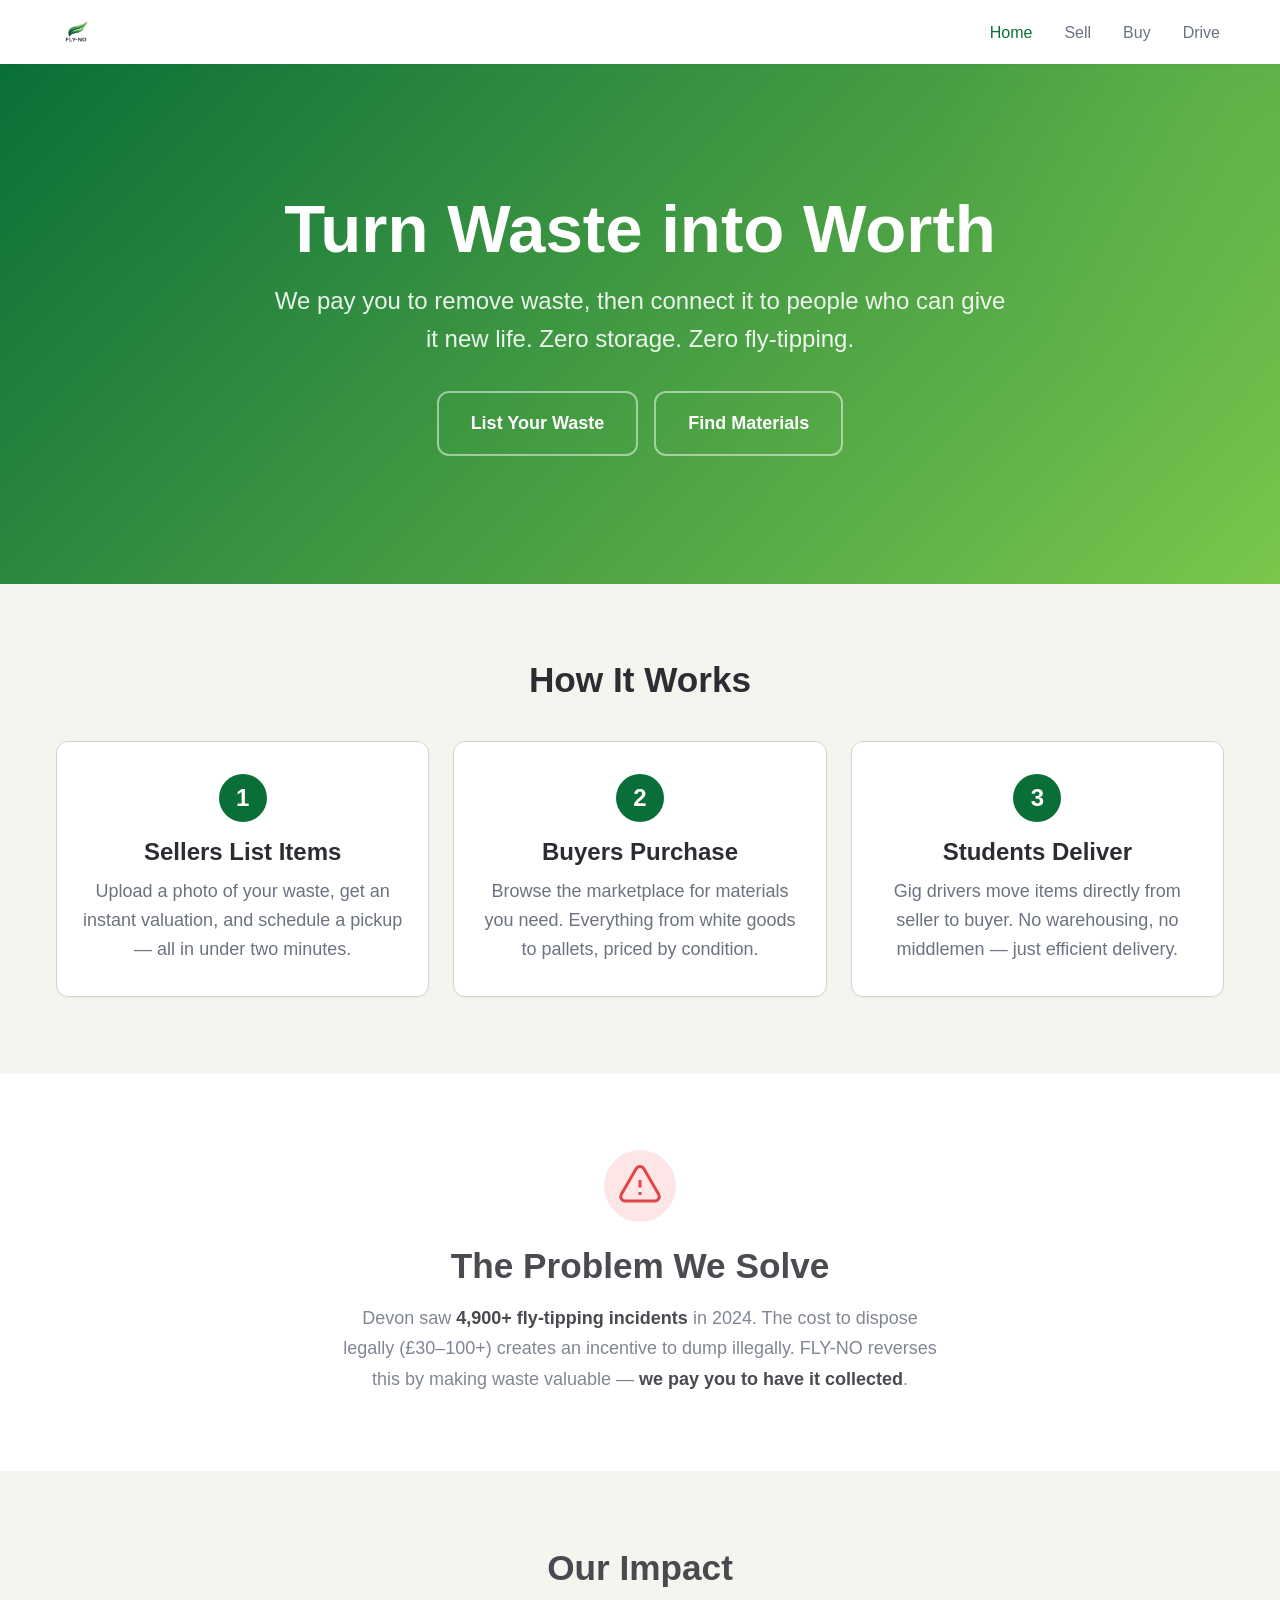
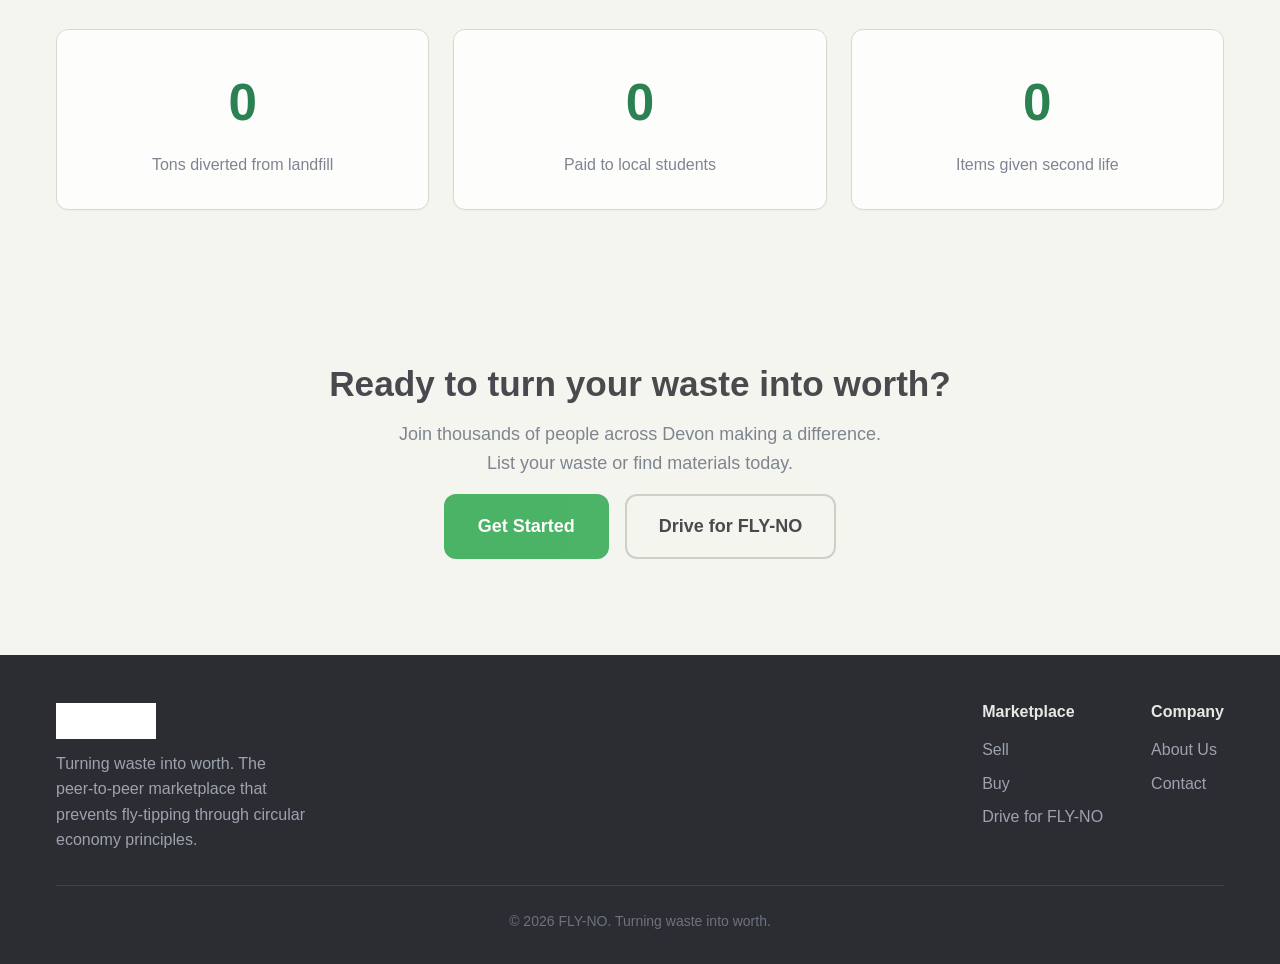
<file: index.html>
<!DOCTYPE html>
<html>
<head>
<meta http-equiv="refresh" content="0; url=FLY-NO%20v3/index.html">
</head>
<body>
<p>Redirecting to <a href="FLY-NO%20v3/index.html">Flyno v3</a>...</p>
</body>
</html>
</file>
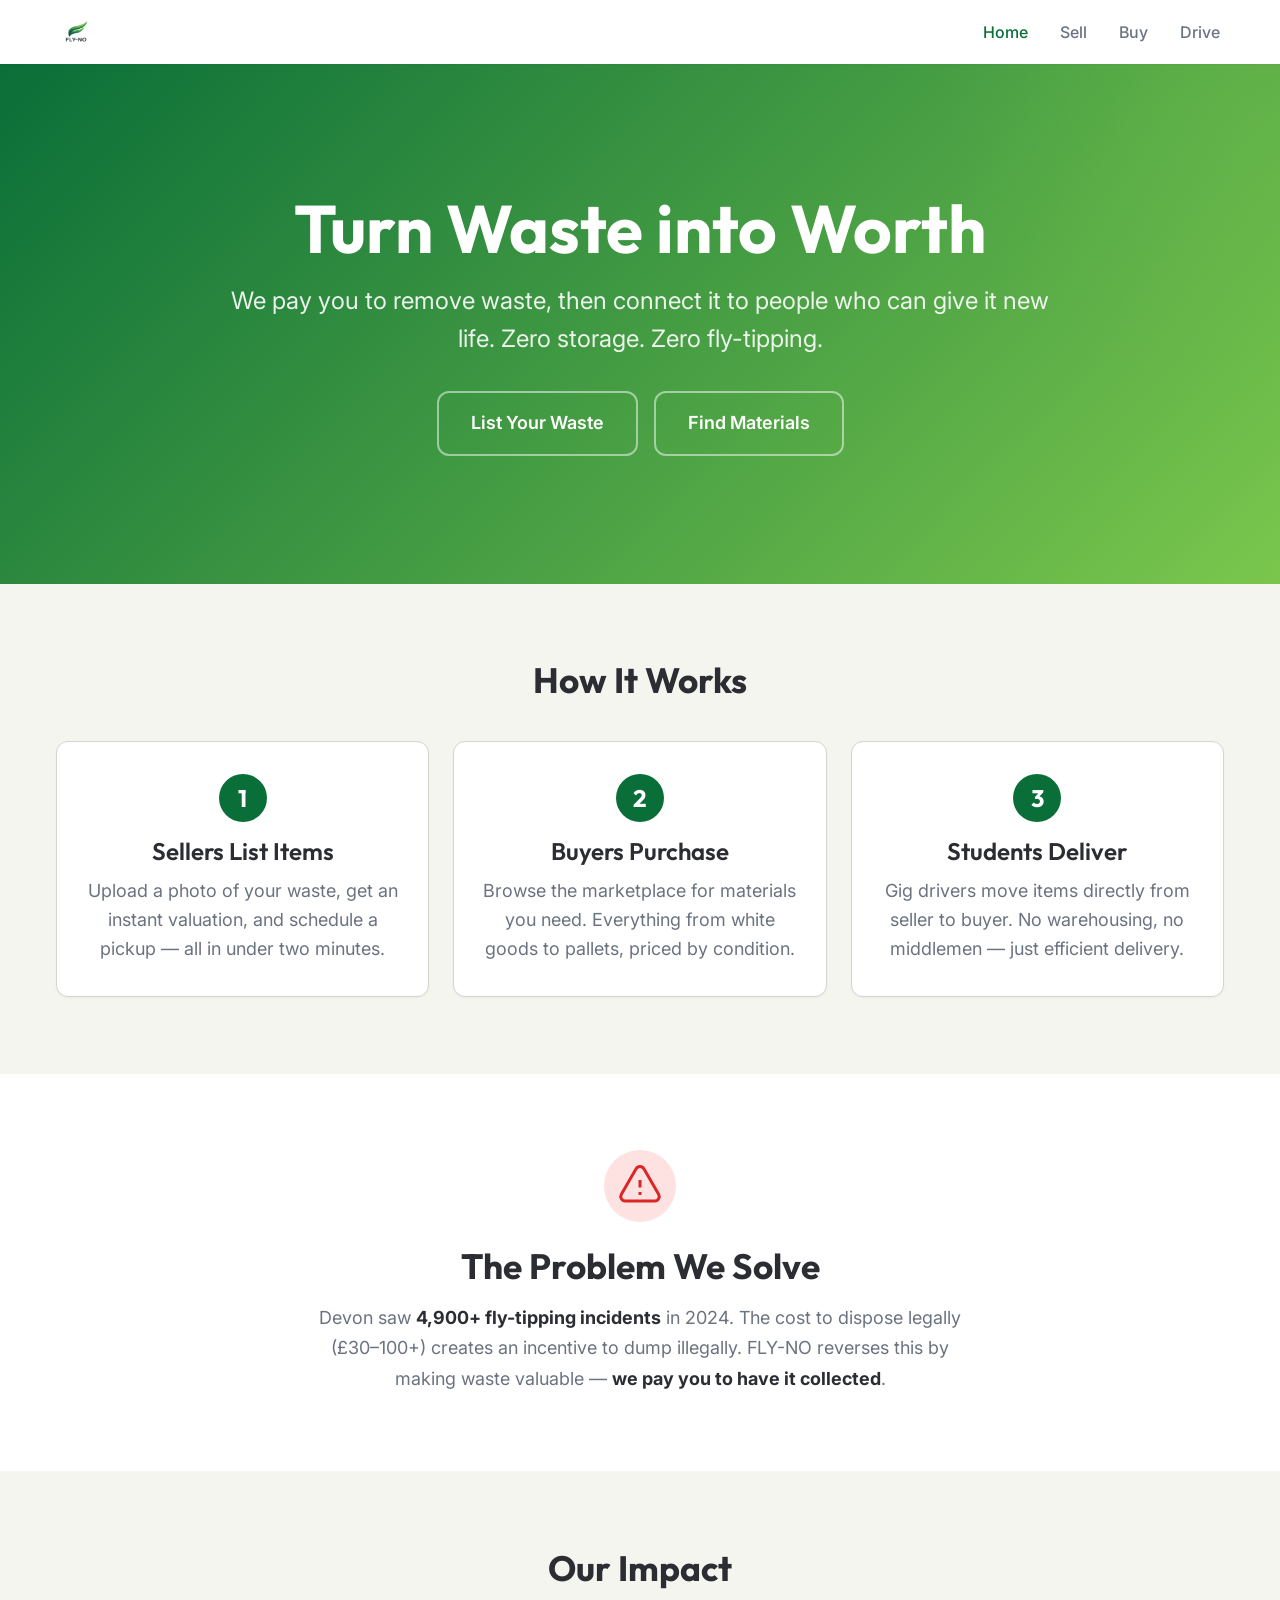
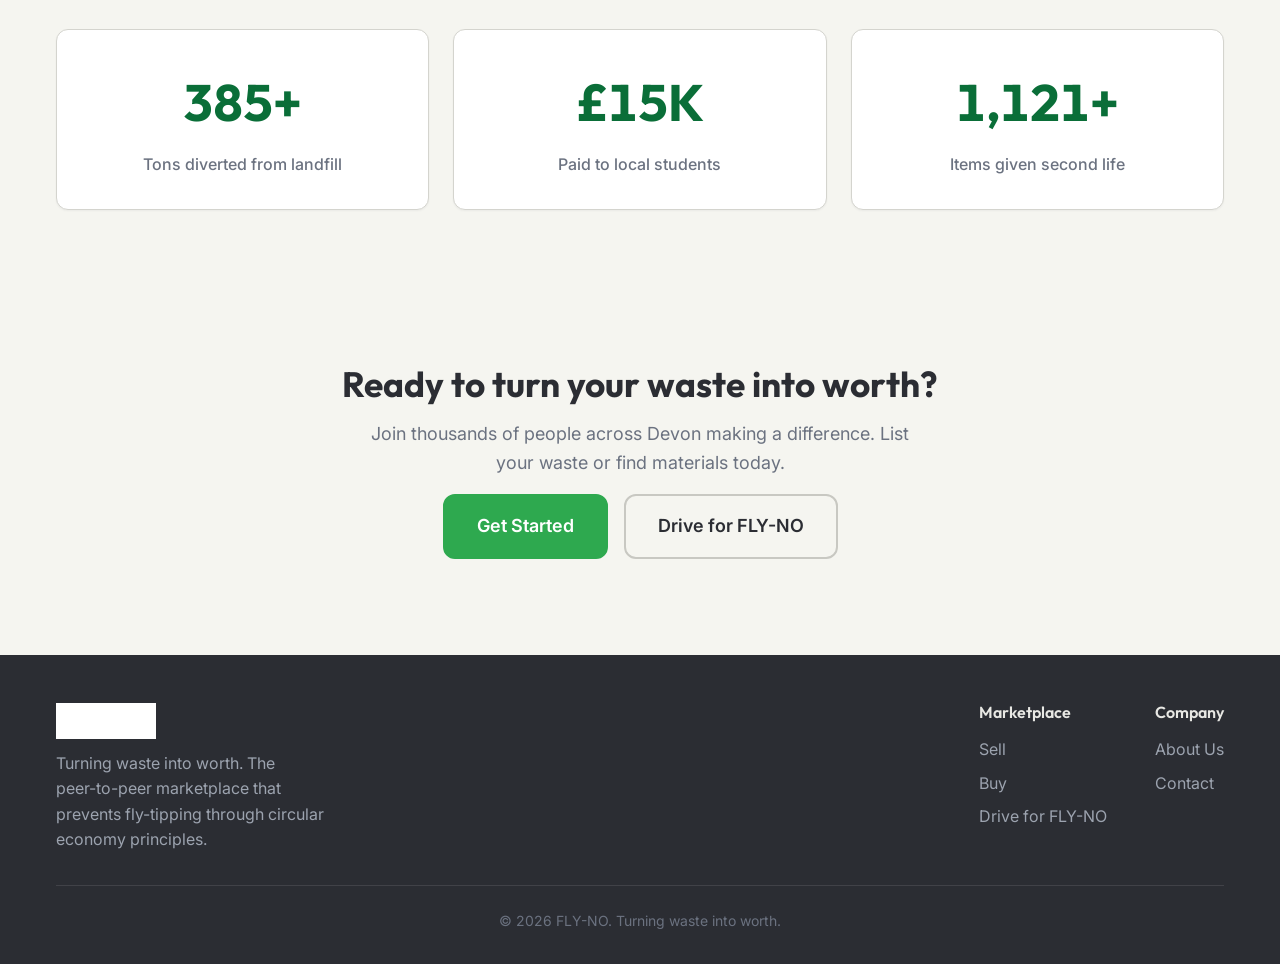
<file: FLY-NO v3/index.html>
<!DOCTYPE html>
<html lang="en">
<head>
  <meta charset="UTF-8">
  <meta name="viewport" content="width=device-width, initial-scale=1.0">
  <title>FLY-NO — Turn Waste into Worth</title>
  <link rel="preconnect" href="https://fonts.googleapis.com">
  <link rel="preconnect" href="https://fonts.gstatic.com" crossorigin>
  <link href="https://fonts.googleapis.com/css2?family=Outfit:wght@400;600;700&family=Inter:wght@400;500;600&display=swap" rel="stylesheet">
  <link rel="stylesheet" href="./base.css">
  <link rel="stylesheet" href="./style.css">
  <link rel="stylesheet" href="./pages.css">
</head>
<body>
  <!-- Skip to content -->
  <a href="#main" class="sr-only" style="position:absolute;top:0;left:0;z-index:999;padding:1rem;background:var(--color-primary);color:white;">Skip to content</a>

  <!-- Navbar -->
  <nav class="navbar" role="navigation" aria-label="Main navigation">
    <div class="container">
      <a href="index.html" class="navbar-logo" aria-label="FLY-NO Home">
        <img src="./assets/logo.jpg" alt="FLY-NO logo" width="120" height="40">
      </a>
      <ul class="nav-links" role="list">
        <li><a href="index.html">Home</a></li>
        <li><a href="sell.html">Sell</a></li>
        <li><a href="buy.html">Buy</a></li>
        <li><a href="drive.html">Drive</a></li>
      </ul>
      <button class="hamburger" aria-label="Open menu" aria-expanded="false">
        <span></span><span></span><span></span>
      </button>
    </div>
  </nav>

  <!-- Mobile Menu -->
  <div class="mobile-menu" role="dialog" aria-label="Mobile navigation">
    <button class="mobile-close" aria-label="Close menu">&times;</button>
    <a href="index.html">Home</a>
    <a href="sell.html">Sell</a>
    <a href="buy.html">Buy</a>
    <a href="drive.html">Drive</a>
  </div>

  <main id="main">
    <!-- Hero Section -->
    <section class="hero">
      <div class="hero-inner container">
        <h1 class="hero-title">Turn Waste into Worth</h1>
        <p class="hero-subtitle">We pay you to remove waste, then connect it to people who can give it new life. Zero storage. Zero fly-tipping.</p>
        <div class="hero-ctas">
          <a href="sell.html" class="btn btn-outline-white btn-lg">List Your Waste</a>
          <a href="buy.html" class="btn btn-outline-white btn-lg">Find Materials</a>
        </div>
      </div>
    </section>

    <!-- How It Works -->
    <section class="section how-it-works">
      <div class="container">
        <h2 class="section-title text-center reveal">How It Works</h2>
        <div class="steps-grid">
          <div class="step-card card reveal">
            <div class="step-number">1</div>
            <h3>Sellers List Items</h3>
            <p class="text-muted">Upload a photo of your waste, get an instant valuation, and schedule a pickup — all in under two minutes.</p>
          </div>
          <div class="step-card card reveal">
            <div class="step-number">2</div>
            <h3>Buyers Purchase</h3>
            <p class="text-muted">Browse the marketplace for materials you need. Everything from white goods to pallets, priced by condition.</p>
          </div>
          <div class="step-card card reveal">
            <div class="step-number">3</div>
            <h3>Students Deliver</h3>
            <p class="text-muted">Gig drivers move items directly from seller to buyer. No warehousing, no middlemen — just efficient delivery.</p>
          </div>
        </div>
      </div>
    </section>

    <!-- Problem Section -->
    <section class="section problem-section">
      <div class="container">
        <div class="problem-card reveal">
          <div class="problem-icon">
            <svg width="48" height="48" viewBox="0 0 24 24" fill="none" stroke="currentColor" stroke-width="1.5">
              <path d="M12 9v3.75m-9.303 3.376c-.866 1.5.217 3.374 1.948 3.374h14.71c1.73 0 2.813-1.874 1.948-3.374L13.949 3.378c-.866-1.5-3.032-1.5-3.898 0L2.697 16.126z"/>
              <path d="M12 15.75h.007v.008H12v-.008z"/>
            </svg>
          </div>
          <h2>The Problem We Solve</h2>
          <p>Devon saw <strong>4,900+ fly-tipping incidents</strong> in 2024. The cost to dispose legally (&pound;30&ndash;100+) creates an incentive to dump illegally. FLY-NO reverses this by making waste valuable &mdash; <strong>we pay you to have it collected</strong>.</p>
        </div>
      </div>
    </section>

    <!-- Impact Stats -->
    <section class="section stats-section">
      <div class="container">
        <h2 class="section-title text-center reveal">Our Impact</h2>
        <div class="stats-grid">
          <div class="stat-card card reveal">
            <div class="stat-value" data-count="1200" data-suffix="+">0</div>
            <div class="stat-label">Tons diverted from landfill</div>
          </div>
          <div class="stat-card card reveal">
            <div class="stat-value" data-count="48" data-prefix="£" data-suffix="K">0</div>
            <div class="stat-label">Paid to local students</div>
          </div>
          <div class="stat-card card reveal">
            <div class="stat-value" data-count="3500" data-suffix="+">0</div>
            <div class="stat-label">Items given second life</div>
          </div>
        </div>
      </div>
    </section>

    <!-- CTA Section -->
    <section class="section cta-section">
      <div class="container text-center">
        <h2 class="reveal">Ready to turn your waste into worth?</h2>
        <p class="text-muted reveal" style="margin: var(--space-4) auto; max-width: 50ch;">Join thousands of people across Devon making a difference. List your waste or find materials today.</p>
        <div class="hero-ctas reveal">
          <a href="sell.html" class="btn btn-primary btn-lg">Get Started</a>
          <a href="drive.html" class="btn btn-outline btn-lg">Drive for FLY-NO</a>
        </div>
      </div>
    </section>
  </main>

  <!-- Footer -->
  <footer class="site-footer">
    <div class="container">
      <div class="footer-content">
        <div class="footer-brand">
          <img src="./assets/logo-nobg.jpg" alt="FLY-NO" width="100" height="33">
          <p>Turning waste into worth. The peer-to-peer marketplace that prevents fly-tipping through circular economy principles.</p>
        </div>
        <div class="footer-links">
          <div class="footer-links-group">
            <h4>Marketplace</h4>
            <a href="sell.html">Sell</a>
            <a href="buy.html">Buy</a>
            <a href="drive.html">Drive for FLY-NO</a>
          </div>
          <div class="footer-links-group">
            <h4>Company</h4>
            <a href="#">About Us</a>
            <a href="#">Contact</a>
          </div>
        </div>
      </div>
      <div class="footer-bottom">
        &copy; 2026 FLY-NO. Turning waste into worth.
      </div>
    </div>
  </footer>

  <script src="./app.js"></script>
</body>
</html>
</file>
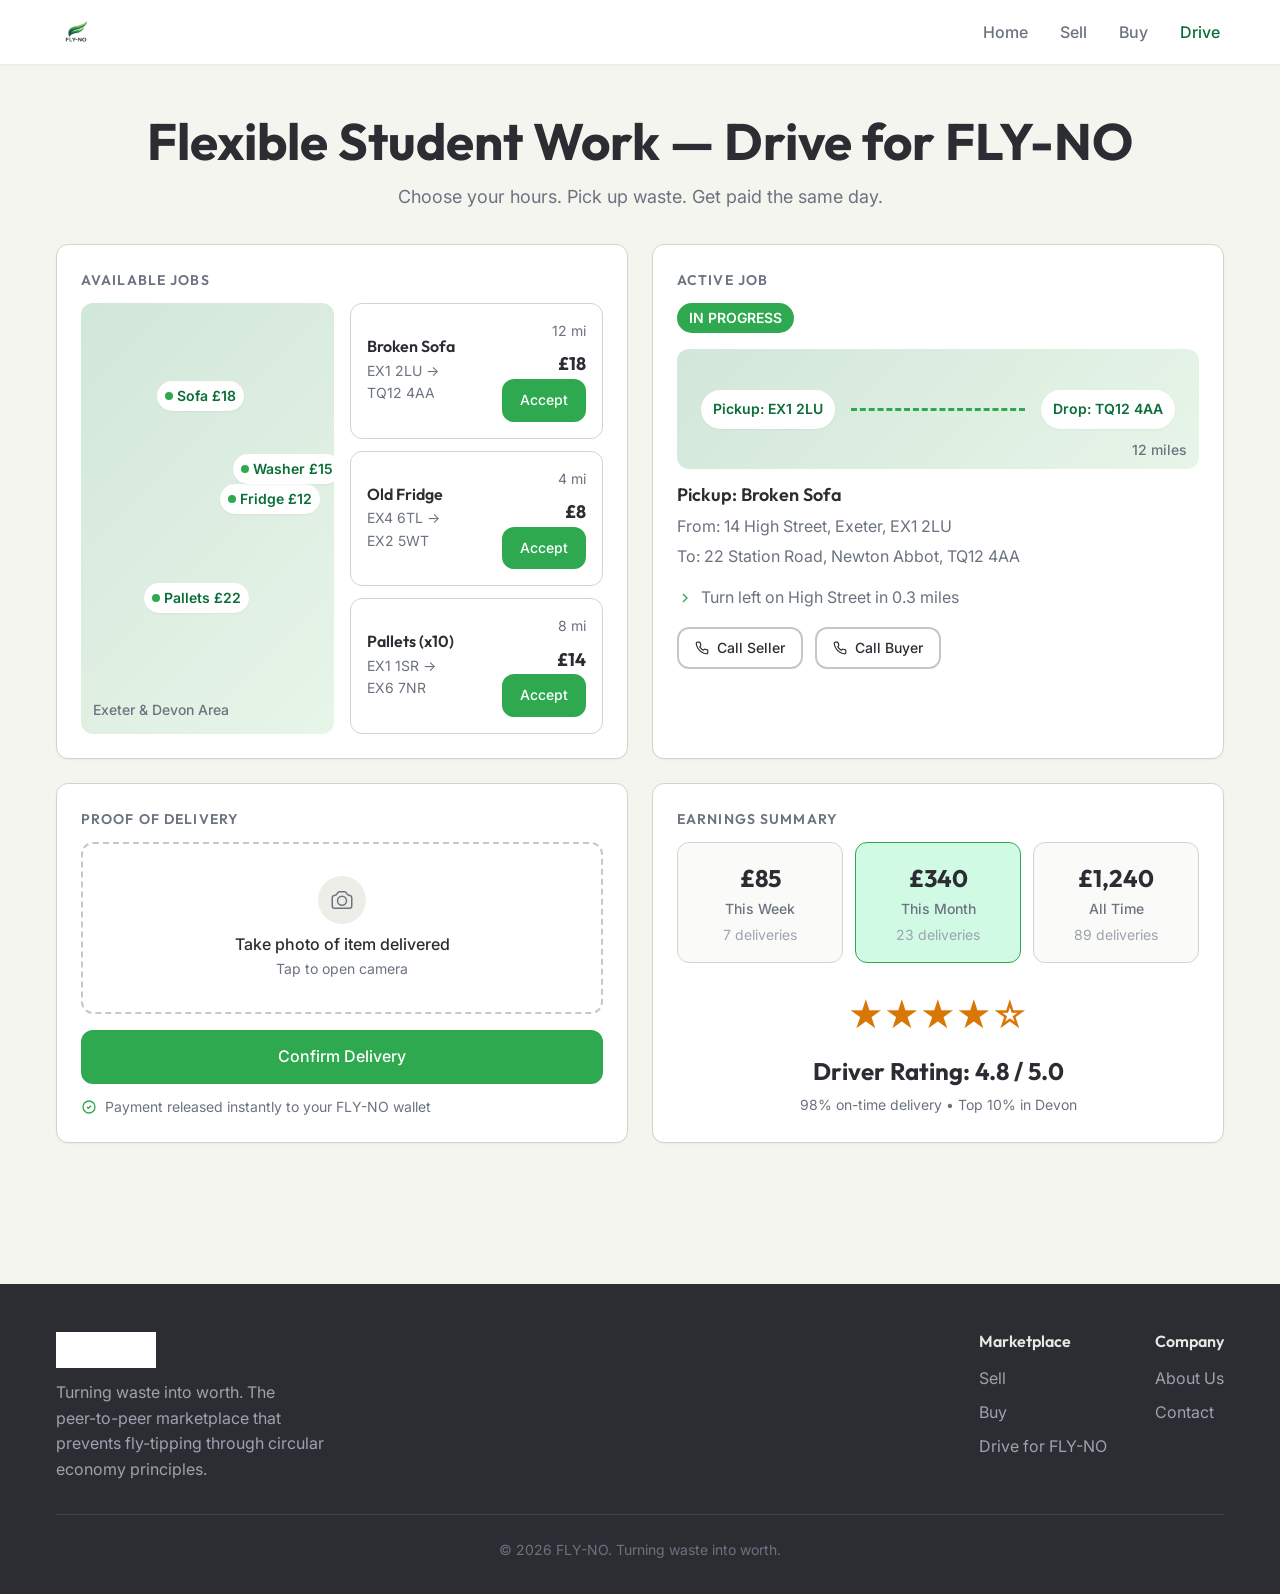
<file: FLY-NO v3/drive.html>
<!DOCTYPE html>
<html lang="en">
<head>
  <meta charset="UTF-8">
  <meta name="viewport" content="width=device-width, initial-scale=1.0">
  <title>FLY-NO — Drive for FLY-NO</title>
  <link rel="preconnect" href="https://fonts.googleapis.com">
  <link rel="preconnect" href="https://fonts.gstatic.com" crossorigin>
  <link href="https://fonts.googleapis.com/css2?family=Outfit:wght@400;600;700&family=Inter:wght@400;500;600&display=swap" rel="stylesheet">
  <link rel="stylesheet" href="./base.css">
  <link rel="stylesheet" href="./style.css">
  <link rel="stylesheet" href="./pages.css">
</head>
<body>
  <a href="#main" class="sr-only" style="position:absolute;top:0;left:0;z-index:999;padding:1rem;background:var(--color-primary);color:white;">Skip to content</a>

  <!-- Navbar -->
  <nav class="navbar" role="navigation" aria-label="Main navigation">
    <div class="container">
      <a href="index.html" class="navbar-logo" aria-label="FLY-NO Home">
        <img src="./assets/logo.jpg" alt="FLY-NO logo" width="120" height="40">
      </a>
      <ul class="nav-links" role="list">
        <li><a href="index.html">Home</a></li>
        <li><a href="sell.html">Sell</a></li>
        <li><a href="buy.html">Buy</a></li>
        <li><a href="drive.html">Drive</a></li>
      </ul>
      <button class="hamburger" aria-label="Open menu" aria-expanded="false">
        <span></span><span></span><span></span>
      </button>
    </div>
  </nav>
  <div class="mobile-menu" role="dialog" aria-label="Mobile navigation">
    <button class="mobile-close" aria-label="Close menu">&times;</button>
    <a href="index.html">Home</a>
    <a href="sell.html">Sell</a>
    <a href="buy.html">Buy</a>
    <a href="drive.html">Drive</a>
  </div>

  <main id="main">
    <section class="page-header">
      <div class="container">
        <h1>Flexible Student Work &mdash; Drive for FLY-NO</h1>
        <p>Choose your hours. Pick up waste. Get paid the same day.</p>
      </div>
    </section>

    <section class="section" style="padding-top:0;">
      <div class="container">
        <div class="drive-layout">
          <!-- LEFT TOP: Available Jobs -->
          <div class="card reveal">
            <div class="drive-section-label">Available Jobs</div>
            <div class="jobs-split">
              <!-- Map Mockup -->
              <div class="map-mockup" aria-label="Map showing available jobs around Exeter and Devon">
                <div class="map-pin" style="top:18%;left:30%;">Sofa &pound;18</div>
                <div class="map-pin" style="top:42%;left:55%;">Fridge &pound;12</div>
                <div class="map-pin" style="top:65%;left:25%;">Pallets &pound;22</div>
                <div class="map-pin" style="top:35%;left:60%;">Washer &pound;15</div>
                <span class="map-label">Exeter &amp; Devon Area</span>
              </div>

              <!-- Job Cards -->
              <div class="job-cards">
                <div class="job-card">
                  <div class="job-card-info">
                    <h4>Broken Sofa</h4>
                    <p class="route">EX1 2LU &rarr; TQ12 4AA</p>
                  </div>
                  <div class="job-card-right">
                    <div class="distance">12 mi</div>
                    <div class="price">&pound;18</div>
                    <button class="btn btn-accept">Accept</button>
                  </div>
                </div>
                <div class="job-card">
                  <div class="job-card-info">
                    <h4>Old Fridge</h4>
                    <p class="route">EX4 6TL &rarr; EX2 5WT</p>
                  </div>
                  <div class="job-card-right">
                    <div class="distance">4 mi</div>
                    <div class="price">&pound;8</div>
                    <button class="btn btn-accept">Accept</button>
                  </div>
                </div>
                <div class="job-card">
                  <div class="job-card-info">
                    <h4>Pallets (x10)</h4>
                    <p class="route">EX1 1SR &rarr; EX6 7NR</p>
                  </div>
                  <div class="job-card-right">
                    <div class="distance">8 mi</div>
                    <div class="price">&pound;14</div>
                    <button class="btn btn-accept">Accept</button>
                  </div>
                </div>
              </div>
            </div>
          </div>

          <!-- RIGHT TOP: Active Job -->
          <div class="card active-job-card reveal">
            <div class="drive-section-label">Active Job</div>
            <span class="in-progress-badge">IN PROGRESS</span>

            <!-- Route Map -->
            <div class="route-map" aria-label="Route map showing pickup to drop-off">
              <div class="route-line">
                <div class="route-point">Pickup: EX1 2LU</div>
                <div class="route-dotted"></div>
                <div class="route-point">Drop: TQ12 4AA</div>
              </div>
              <span class="route-distance">12 miles</span>
            </div>

            <h4 style="margin-bottom:var(--space-2);">Pickup: Broken Sofa</h4>
            <p class="text-muted text-sm" style="margin-bottom:var(--space-1);">From: 14 High Street, Exeter, EX1 2LU</p>
            <p class="text-muted text-sm" style="margin-bottom:var(--space-4);">To: 22 Station Road, Newton Abbot, TQ12 4AA</p>

            <div class="nav-text">
              <svg width="16" height="16" viewBox="0 0 24 24" fill="none" stroke="currentColor" stroke-width="2"><path d="M9 18l6-6-6-6"/></svg>
              Turn left on High Street in 0.3 miles
            </div>

            <div class="call-buttons" style="margin-top:var(--space-4);">
              <button class="btn btn-outline btn-sm">
                <svg width="14" height="14" viewBox="0 0 24 24" fill="none" stroke="currentColor" stroke-width="2"><path d="M22 16.92v3a2 2 0 01-2.18 2 19.79 19.79 0 01-8.63-3.07 19.5 19.5 0 01-6-6 19.79 19.79 0 01-3.07-8.67A2 2 0 014.11 2h3a2 2 0 012 1.72c.127.96.361 1.903.7 2.81a2 2 0 01-.45 2.11L8.09 9.91a16 16 0 006 6l1.27-1.27a2 2 0 012.11-.45c.907.339 1.85.573 2.81.7A2 2 0 0122 16.92z"/></svg>
                Call Seller
              </button>
              <button class="btn btn-outline btn-sm">
                <svg width="14" height="14" viewBox="0 0 24 24" fill="none" stroke="currentColor" stroke-width="2"><path d="M22 16.92v3a2 2 0 01-2.18 2 19.79 19.79 0 01-8.63-3.07 19.5 19.5 0 01-6-6 19.79 19.79 0 01-3.07-8.67A2 2 0 014.11 2h3a2 2 0 012 1.72c.127.96.361 1.903.7 2.81a2 2 0 01-.45 2.11L8.09 9.91a16 16 0 006 6l1.27-1.27a2 2 0 012.11-.45c.907.339 1.85.573 2.81.7A2 2 0 0122 16.92z"/></svg>
                Call Buyer
              </button>
            </div>
          </div>

          <!-- BOTTOM LEFT: Proof of Delivery -->
          <div class="card delivery-proof reveal">
            <div class="drive-section-label">Proof of Delivery</div>
            <div class="camera-zone" aria-label="Upload delivery photo">
              <div class="camera-zone-icon">
                <svg width="24" height="24" viewBox="0 0 24 24" fill="none" stroke="currentColor" stroke-width="1.5"><path d="M6.827 6.175A2.31 2.31 0 015.186 7.23c-.38.054-.757.112-1.134.175C2.999 7.58 2.25 8.507 2.25 9.574V18a2.25 2.25 0 002.25 2.25h15A2.25 2.25 0 0021.75 18V9.574c0-1.067-.75-1.994-1.802-2.169a47.865 47.865 0 00-1.134-.175 2.31 2.31 0 01-1.64-1.055l-.822-1.316a2.192 2.192 0 00-1.736-1.039 48.774 48.774 0 00-5.232 0 2.192 2.192 0 00-1.736 1.039l-.821 1.316z"/><path d="M16.5 12.75a4.5 4.5 0 11-9 0 4.5 4.5 0 019 0z"/></svg>
              </div>
              <p style="font-weight:500;color:var(--color-text);font-size:var(--text-sm);">Take photo of item delivered</p>
              <p style="font-size:var(--text-xs);color:var(--color-text-muted);">Tap to open camera</p>
            </div>
            <button class="btn btn-primary" style="width:100%;">Confirm Delivery</button>
            <div class="payment-note">
              <svg width="16" height="16" viewBox="0 0 24 24" fill="none" stroke="currentColor" stroke-width="2"><path d="M9 12l2 2 4-4m6 2a9 9 0 11-18 0 9 9 0 0118 0z"/></svg>
              Payment released instantly to your FLY-NO wallet
            </div>
          </div>

          <!-- BOTTOM RIGHT: Earnings Summary -->
          <div class="card reveal">
            <div class="drive-section-label">Earnings Summary</div>
            <div class="earnings-grid">
              <div class="earning-card">
                <div class="amount">&pound;85</div>
                <div class="period">This Week</div>
                <div class="deliveries">7 deliveries</div>
              </div>
              <div class="earning-card highlight">
                <div class="amount">&pound;340</div>
                <div class="period">This Month</div>
                <div class="deliveries">23 deliveries</div>
              </div>
              <div class="earning-card">
                <div class="amount">&pound;1,240</div>
                <div class="period">All Time</div>
                <div class="deliveries">89 deliveries</div>
              </div>
            </div>

            <div class="rating-info">
              <div class="rating-stars" aria-label="Rating 4.8 out of 5">&#9733;&#9733;&#9733;&#9733;&#9734;</div>
              <div class="rating-value">Driver Rating: 4.8 / 5.0</div>
              <div class="rating-meta">98% on-time delivery &bull; Top 10% in Devon</div>
            </div>
          </div>
        </div>
      </div>
    </section>
  </main>

  <!-- Footer -->
  <footer class="site-footer">
    <div class="container">
      <div class="footer-content">
        <div class="footer-brand">
          <img src="./assets/logo-nobg.jpg" alt="FLY-NO" width="100" height="33">
          <p>Turning waste into worth. The peer-to-peer marketplace that prevents fly-tipping through circular economy principles.</p>
        </div>
        <div class="footer-links">
          <div class="footer-links-group">
            <h4>Marketplace</h4>
            <a href="sell.html">Sell</a>
            <a href="buy.html">Buy</a>
            <a href="drive.html">Drive for FLY-NO</a>
          </div>
          <div class="footer-links-group">
            <h4>Company</h4>
            <a href="#">About Us</a>
            <a href="#">Contact</a>
          </div>
        </div>
      </div>
      <div class="footer-bottom">
        &copy; 2026 FLY-NO. Turning waste into worth.
      </div>
    </div>
  </footer>

  <script src="./app.js"></script>
</body>
</html>
</file>
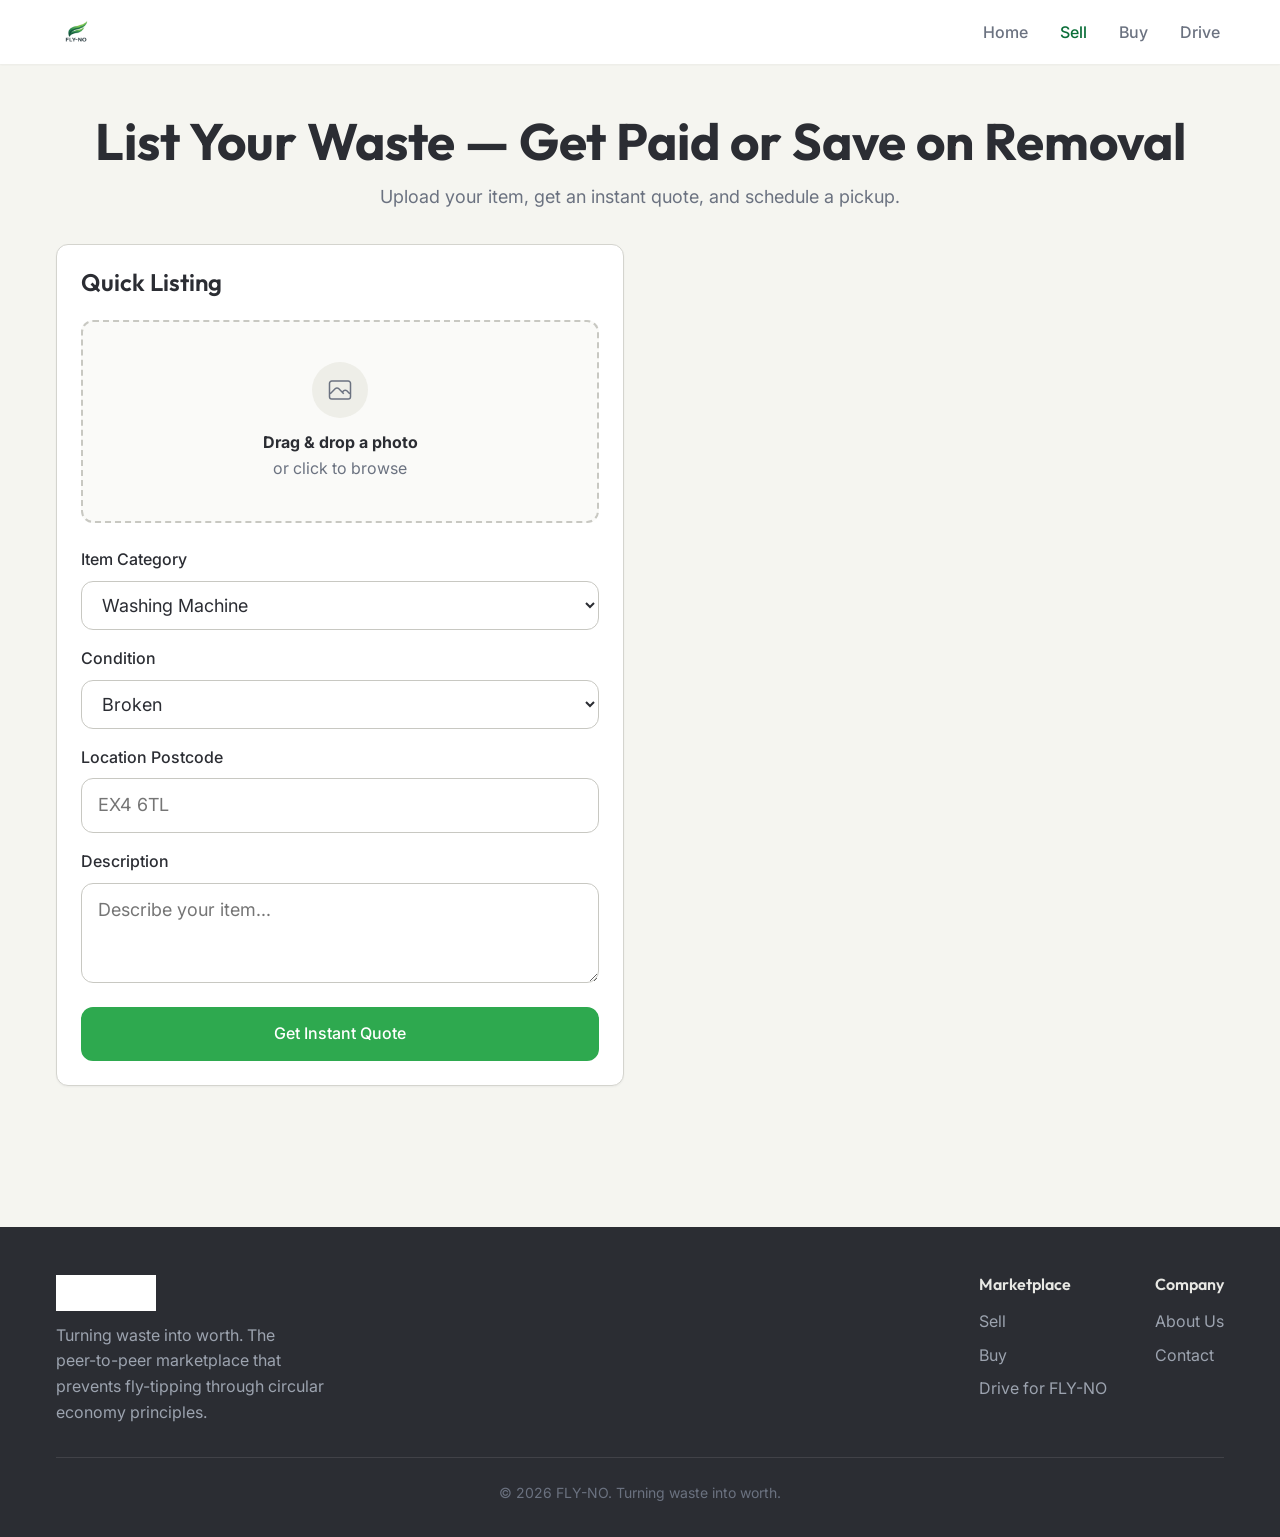
<file: FLY-NO v3/sell.html>
<!DOCTYPE html>
<html lang="en">
<head>
  <meta charset="UTF-8">
  <meta name="viewport" content="width=device-width, initial-scale=1.0">
  <title>FLY-NO — List Your Waste</title>
  <link rel="preconnect" href="https://fonts.googleapis.com">
  <link rel="preconnect" href="https://fonts.gstatic.com" crossorigin>
  <link href="https://fonts.googleapis.com/css2?family=Outfit:wght@400;600;700&family=Inter:wght@400;500;600&display=swap" rel="stylesheet">
  <link rel="stylesheet" href="./base.css">
  <link rel="stylesheet" href="./style.css">
  <link rel="stylesheet" href="./pages.css">
</head>
<body>
  <a href="#main" class="sr-only" style="position:absolute;top:0;left:0;z-index:999;padding:1rem;background:var(--color-primary);color:white;">Skip to content</a>

  <!-- Navbar -->
  <nav class="navbar" role="navigation" aria-label="Main navigation">
    <div class="container">
      <a href="index.html" class="navbar-logo" aria-label="FLY-NO Home">
        <img src="./assets/logo.jpg" alt="FLY-NO logo" width="120" height="40">
      </a>
      <ul class="nav-links" role="list">
        <li><a href="index.html">Home</a></li>
        <li><a href="sell.html">Sell</a></li>
        <li><a href="buy.html">Buy</a></li>
        <li><a href="drive.html">Drive</a></li>
      </ul>
      <button class="hamburger" aria-label="Open menu" aria-expanded="false">
        <span></span><span></span><span></span>
      </button>
    </div>
  </nav>
  <div class="mobile-menu" role="dialog" aria-label="Mobile navigation">
    <button class="mobile-close" aria-label="Close menu">&times;</button>
    <a href="index.html">Home</a>
    <a href="sell.html">Sell</a>
    <a href="buy.html">Buy</a>
    <a href="drive.html">Drive</a>
  </div>

  <main id="main">
    <section class="page-header">
      <div class="container">
        <h1>List Your Waste &mdash; Get Paid or Save on Removal</h1>
        <p>Upload your item, get an instant quote, and schedule a pickup.</p>
      </div>
    </section>

    <section class="section" style="padding-top:0;">
      <div class="container">
        <div class="sell-layout">
          <!-- LEFT: Quick Listing Form -->
          <div class="reveal">
            <div class="card">
              <h3 style="margin-bottom:var(--space-6);">Quick Listing</h3>

              <!-- Photo upload -->
              <div class="upload-zone" style="margin-bottom:var(--space-6);">
                <div class="upload-zone-icon">
                  <svg width="24" height="24" viewBox="0 0 24 24" fill="none" stroke="currentColor" stroke-width="1.5"><path d="M2.25 15.75l5.159-5.159a2.25 2.25 0 013.182 0l5.159 5.159m-1.5-1.5l1.409-1.409a2.25 2.25 0 013.182 0l2.909 2.909M3.75 21h16.5A2.25 2.25 0 0022.5 18.75V5.25A2.25 2.25 0 0020.25 3H3.75A2.25 2.25 0 001.5 5.25v13.5A2.25 2.25 0 003.75 21z"/></svg>
                </div>
                <p><strong>Drag & drop a photo</strong></p>
                <p>or click to browse</p>
              </div>

              <div class="form-group">
                <label class="form-label" for="category">Item Category</label>
                <select class="form-select" id="category">
                  <option value="washing-machine">Washing Machine</option>
                  <option value="fridge-freezer">Fridge/Freezer</option>
                  <option value="oven-cooker">Oven/Cooker</option>
                  <option value="sofa">Sofa</option>
                  <option value="table-chairs">Table/Chairs</option>
                  <option value="wardrobe-dresser">Wardrobe/Dresser</option>
                  <option value="pallets">Pallets</option>
                  <option value="other">Other</option>
                </select>
              </div>

              <div class="form-group">
                <label class="form-label" for="condition">Condition</label>
                <select class="form-select" id="condition">
                  <option>Broken</option>
                  <option>Worn</option>
                  <option>Functional</option>
                </select>
              </div>

              <div class="form-group">
                <label class="form-label" for="postcode">Location Postcode</label>
                <input type="text" class="form-input" id="postcode" placeholder="EX4 6TL">
              </div>

              <div class="form-group">
                <label class="form-label" for="desc">Description</label>
                <textarea class="form-textarea" id="desc" placeholder="Describe your item..."></textarea>
              </div>

              <button class="btn btn-primary" id="getQuoteBtn" style="width:100%;">Get Instant Quote</button>
            </div>
          </div>

          <!-- RIGHT: Results Stack -->
          <div>
            <!-- Instant Valuation -->
            <div class="valuation-card reveal" id="valuationCard" style="margin-bottom:var(--space-6); display:none;">
              <h3 style="margin-bottom:var(--space-3);">Instant Valuation</h3>
              <div class="big-price" id="bigPrice">We'll pay you &pound;5 for this item</div>
              <div class="comparison">
                <div class="traditional">
                  <strong>Traditional removal</strong><br><span id="traditionalCost">&pound;40+</span>
                </div>
                <div class="flyno">
                  <strong>FLY-NO</strong><br>FREE (we pay you!)
                </div>
              </div>
              <div class="savings-text" id="savingsText">&#10003; You save &pound;45+ compared to other services</div>
            </div>

            <!-- Schedule Pickup -->
            <div class="card reveal" id="scheduleCard" style="margin-bottom:var(--space-6); display:none;">
              <h3 style="margin-bottom:var(--space-4);">Schedule Pickup</h3>
              <div class="calendar-mini">
                <div class="day-label">M</div>
                <div class="day-label">T</div>
                <div class="day-label">W</div>
                <div class="day-label">T</div>
                <div class="day-label">F</div>
                <div class="day-label">S</div>
                <div class="day-label">S</div>
                <div class="day">3</div>
                <div class="day">4</div>
                <div class="day">5</div>
                <div class="day">6</div>
                <div class="day">7</div>
                <div class="day">8</div>
                <div class="day">9</div>
              </div>
              <div class="time-slots">
                <div class="time-slot">9am &ndash; 12pm</div>
                <div class="time-slot">12 &ndash; 3pm</div>
                <div class="time-slot">3 &ndash; 6pm</div>
              </div>
            </div>

            <!-- Status Tracker -->
            <div class="card reveal" id="statusCard" style="display:none;">
              <h3 style="margin-bottom:var(--space-6);">Listing Status</h3>
              <div class="status-tracker">
                <div class="status-step">
                  <div class="status-dot pending">1</div>
                  <div class="status-label">Listed</div>
                </div>
                <div class="status-step">
                  <div class="status-dot pending">2</div>
                  <div class="status-label">Matched</div>
                </div>
                <div class="status-step">
                  <div class="status-dot pending">3</div>
                  <div class="status-label">Assigned</div>
                </div>
                <div class="status-step">
                  <div class="status-dot pending">4</div>
                  <div class="status-label">Collected</div>
                </div>
              </div>
            </div>
          </div>
        </div>
      </div>
    </section>
  </main>

  <!-- Footer -->
  <footer class="site-footer">
    <div class="container">
      <div class="footer-content">
        <div class="footer-brand">
          <img src="./assets/logo-nobg.jpg" alt="FLY-NO" width="100" height="33">
          <p>Turning waste into worth. The peer-to-peer marketplace that prevents fly-tipping through circular economy principles.</p>
        </div>
        <div class="footer-links">
          <div class="footer-links-group">
            <h4>Marketplace</h4>
            <a href="sell.html">Sell</a>
            <a href="buy.html">Buy</a>
            <a href="drive.html">Drive for FLY-NO</a>
          </div>
          <div class="footer-links-group">
            <h4>Company</h4>
            <a href="#">About Us</a>
            <a href="#">Contact</a>
          </div>
        </div>
      </div>
      <div class="footer-bottom">
        &copy; 2026 FLY-NO. Turning waste into worth.
      </div>
    </div>
  </footer>

  <script src="./app.js"></script>
  <script>
  // Sell page interactive logic
  (function() {
    // Pricing data
    const pricingData = {
      'washing-machine': { label: 'washing machine', flynoMin: 0, flynoMax: 5, tradMin: 35, tradMax: 60 },
      'fridge-freezer':  { label: 'fridge/freezer',  flynoMin: 0, flynoMax: 3, tradMin: 50, tradMax: 80 },
      'oven-cooker':     { label: 'oven/cooker',     flynoMin: 0, flynoMax: 3, tradMin: 45, tradMax: 70 },
      'sofa':            { label: 'sofa',            flynoMin: 0, flynoMax: 10, tradMin: 45, tradMax: 80 },
      'table-chairs':    { label: 'table/chairs',    flynoMin: 0, flynoMax: 5, tradMin: 45, tradMax: 80 },
      'wardrobe-dresser':{ label: 'wardrobe/dresser',flynoMin: 0, flynoMax: 5, tradMin: 45, tradMax: 80 },
      'pallets':         { label: 'pallets',         flynoMin: 0.50, flynoMax: 1.50, tradMin: 60, tradMax: 90 },
      'other':           { label: 'item',            flynoMin: 0, flynoMax: 3, tradMin: 60, tradMax: 90 }
    };

    // Condition multiplier
    function getConditionMultiplier(condition) {
      switch(condition.toLowerCase()) {
        case 'functional': return 1.0;
        case 'worn': return 0.6;
        case 'broken': return 0.3;
        default: return 0.5;
      }
    }

    const getQuoteBtn = document.getElementById('getQuoteBtn');
    const valuationCard = document.getElementById('valuationCard');
    const scheduleCard = document.getElementById('scheduleCard');
    const statusCard = document.getElementById('statusCard');
    const bigPrice = document.getElementById('bigPrice');
    const traditionalCost = document.getElementById('traditionalCost');
    const savingsText = document.getElementById('savingsText');

    if (getQuoteBtn) {
      getQuoteBtn.addEventListener('click', function() {
        const category = document.getElementById('category').value;
        const condition = document.getElementById('condition').value;
        const data = pricingData[category];
        if (!data) return;

        const multiplier = getConditionMultiplier(condition);
        const flynoPayment = Math.round((data.flynoMin + (data.flynoMax - data.flynoMin) * multiplier) * 100) / 100;
        const tradAvg = Math.round((data.tradMin + data.tradMax) / 2);
        const savings = tradAvg + flynoPayment;

        // Format FLY-NO payment
        let flynoStr;
        if (flynoPayment < 1) {
          flynoStr = '£' + flynoPayment.toFixed(2);
        } else {
          flynoStr = '£' + Math.round(flynoPayment);
        }

        bigPrice.innerHTML = 'We\'ll pay you ' + flynoStr + ' for this ' + data.label;
        traditionalCost.innerHTML = '&pound;' + data.tradMin + '&ndash;&pound;' + data.tradMax;
        savingsText.innerHTML = '&#10003; You save &pound;' + Math.round(savings) + '+ compared to other services';

        // Show cards
        valuationCard.style.display = 'block';
        scheduleCard.style.display = 'block';
        statusCard.style.display = 'block';

        // Trigger reveal animation
        [valuationCard, scheduleCard, statusCard].forEach(function(card) {
          card.classList.add('visible');
        });

        // Smooth scroll to valuation
        valuationCard.scrollIntoView({ behavior: 'smooth', block: 'start' });
      });
    }

    // Interactive calendar days
    document.querySelectorAll('.calendar-mini .day').forEach(function(day) {
      day.addEventListener('click', function() {
        document.querySelectorAll('.calendar-mini .day').forEach(function(d) {
          d.classList.remove('selected');
        });
        this.classList.add('selected');
      });
    });

    // Interactive time slots
    document.querySelectorAll('.time-slot').forEach(function(slot) {
      slot.addEventListener('click', function() {
        document.querySelectorAll('.time-slot').forEach(function(s) {
          s.classList.remove('selected');
        });
        this.classList.add('selected');
      });
    });
  })();
  </script>
</body>
</html>
</file>
<file: FLY-NO v3/base.css>
/* base.css — FLY-NO foundation */

*, *::before, *::after {
  box-sizing: border-box;
  margin: 0;
  padding: 0;
}

html {
  -moz-text-size-adjust: none;
  -webkit-text-size-adjust: none;
  text-size-adjust: none;
  -webkit-font-smoothing: antialiased;
  -moz-osx-font-smoothing: grayscale;
  text-rendering: optimizeLegibility;
  scroll-behavior: smooth;
  hanging-punctuation: first last;
  scroll-padding-top: var(--space-16);
}

body {
  min-height: 100dvh;
  line-height: 1.6;
  font-family: var(--font-body, 'Inter', sans-serif);
  font-size: var(--text-base);
  color: var(--color-text);
  background-color: var(--color-bg);
}

img, picture, video, canvas, svg {
  display: block;
  max-width: 100%;
  height: auto;
}

ul[role="list"], ol[role="list"] {
  list-style: none;
}

input, button, textarea, select {
  font: inherit;
  color: inherit;
}

h1, h2, h3, h4, h5, h6 {
  text-wrap: balance;
  line-height: 1.15;
}

p, li, figcaption {
  text-wrap: pretty;
  max-width: 72ch;
}

::selection {
  background: rgba(10, 110, 56, 0.25);
  color: var(--color-text);
}

:focus-visible {
  outline: 2px solid var(--color-primary);
  outline-offset: 3px;
  border-radius: var(--radius-sm);
}

@media (prefers-reduced-motion: reduce) {
  *, *::before, *::after {
    animation-duration: 0.01ms !important;
    animation-iteration-count: 1 !important;
    transition-duration: 0.01ms !important;
    scroll-behavior: auto !important;
  }
}

button {
  cursor: pointer;
  background: none;
  border: none;
}

table {
  border-collapse: collapse;
  width: 100%;
}

.sr-only {
  position: absolute;
  width: 1px;
  height: 1px;
  padding: 0;
  margin: -1px;
  overflow: hidden;
  clip: rect(0, 0, 0, 0);
  white-space: nowrap;
  border-width: 0;
}
</file>
<file: FLY-NO v3/style.css>
/* style.css — FLY-NO Design System */

/* ============================================
   TYPOGRAPHY
   ============================================ */
:root {
  --font-display: 'Outfit', 'Helvetica Neue', sans-serif;
  --font-body: 'Inter', 'Helvetica Neue', sans-serif;

  /* Fluid type scale */
  --text-xs:   clamp(0.75rem,  0.7rem  + 0.25vw, 0.875rem);
  --text-sm:   clamp(0.875rem, 0.8rem  + 0.35vw, 1rem);
  --text-base: clamp(1rem,     0.9rem  + 0.5vw,  1.125rem);
  --text-lg:   clamp(1.125rem, 0.95rem + 0.85vw, 1.5rem);
  --text-xl:   clamp(1.5rem,   1rem    + 1.5vw,  2.25rem);
  --text-2xl:  clamp(2rem,     1.2rem  + 2.5vw,  3.5rem);
  --text-3xl:  clamp(2.5rem,   1rem    + 4vw,    5rem);
  --text-hero: clamp(3rem,     0.5rem  + 7vw,    8rem);

  /* 4px spacing system */
  --space-1:  0.25rem;
  --space-2:  0.5rem;
  --space-3:  0.75rem;
  --space-4:  1rem;
  --space-5:  1.25rem;
  --space-6:  1.5rem;
  --space-8:  2rem;
  --space-10: 2.5rem;
  --space-12: 3rem;
  --space-16: 4rem;
  --space-20: 5rem;
  --space-24: 6rem;
  --space-32: 8rem;

  /* Radius */
  --radius-sm: 0.375rem;
  --radius-md: 0.5rem;
  --radius-lg: 0.75rem;
  --radius-xl: 1rem;
  --radius-full: 9999px;

  /* Transitions */
  --transition-interactive: 180ms cubic-bezier(0.16, 1, 0.3, 1);

  /* Content widths */
  --content-narrow: 640px;
  --content-default: 960px;
  --content-wide: 1200px;
  --content-full: 100%;
}

/* ============================================
   FLY-NO BRAND PALETTE (Light Mode / Default)
   ============================================ */
:root {
  /* Surfaces */
  --color-bg:              #F5F5F0;
  --color-surface:         #FFFFFF;
  --color-surface-2:       #FAFAF8;
  --color-surface-offset:  #EEEEE8;
  --color-surface-offset-2:#E8E8E2;
  --color-surface-dynamic: #E0E0DA;
  --color-divider:         #D4D4CE;
  --color-border:          #C8C8C2;

  /* Text */
  --color-text:            #2B2D33;
  --color-text-muted:      #6B7280;
  --color-text-faint:      #9CA3AF;
  --color-text-inverse:    #FFFFFF;

  /* Primary — Deep Emerald */
  --color-primary:         #0A6E38;
  --color-primary-hover:   #085A2E;
  --color-primary-active:  #064824;
  --color-primary-highlight: #D1E7D9;

  /* Secondary — Leaf Green */
  --color-secondary:       #2EA94F;
  --color-secondary-hover: #259442;
  --color-secondary-active:#1C7F35;

  /* Accent — Lime */
  --color-accent:          #7BC74D;
  --color-accent-hover:    #6AB842;
  --color-accent-active:   #5AA837;

  /* Semantic */
  --color-error:           #DC2626;
  --color-error-highlight: #FEE2E2;
  --color-warning:         #D97706;
  --color-warning-highlight:#FEF3C7;
  --color-success:         #2EA94F;
  --color-success-highlight:#D1FAE5;

  /* Brand gradient */
  --gradient-primary: linear-gradient(135deg, #0A6E38, #7BC74D);

  /* Shadows (tone-matched to warm off-white) */
  --shadow-sm: 0 1px 2px rgba(43, 45, 51, 0.05);
  --shadow-md: 0 4px 12px rgba(43, 45, 51, 0.08);
  --shadow-lg: 0 12px 32px rgba(43, 45, 51, 0.12);
}

/* ============================================
   GLOBAL STYLES
   ============================================ */
h1, h2, h3, h4 {
  font-family: var(--font-display);
  color: var(--color-text);
}

h1 { font-size: var(--text-2xl); font-weight: 700; }
h2 { font-size: var(--text-xl); font-weight: 700; }
h3 { font-size: var(--text-lg); font-weight: 600; }
h4 { font-size: var(--text-base); font-weight: 600; }

a {
  color: var(--color-primary);
  text-decoration: none;
  transition: color var(--transition-interactive);
}
a:hover { color: var(--color-primary-hover); }

.container {
  max-width: var(--content-wide);
  margin-inline: auto;
  padding-inline: var(--space-4);
}

/* ============================================
   BUTTONS
   ============================================ */
.btn {
  display: inline-flex;
  align-items: center;
  justify-content: center;
  gap: var(--space-2);
  padding: var(--space-3) var(--space-6);
  border-radius: 12px;
  font-family: var(--font-body);
  font-weight: 500;
  font-size: var(--text-sm);
  cursor: pointer;
  border: 2px solid transparent;
  transition: background var(--transition-interactive),
              color var(--transition-interactive),
              box-shadow var(--transition-interactive),
              transform var(--transition-interactive),
              border-color var(--transition-interactive);
  text-decoration: none;
  white-space: nowrap;
}
.btn:hover { transform: translateY(-1px); box-shadow: var(--shadow-md); }
.btn:active { transform: translateY(0); box-shadow: var(--shadow-sm); }

.btn-primary {
  background: var(--color-secondary);
  color: #FFFFFF;
  border-color: var(--color-secondary);
}
.btn-primary:hover {
  background: var(--color-secondary-hover);
  border-color: var(--color-secondary-hover);
  color: #FFFFFF;
}

.btn-outline {
  background: transparent;
  color: var(--color-text);
  border-color: var(--color-border);
}
.btn-outline:hover {
  background: var(--color-surface);
  border-color: var(--color-primary);
  color: var(--color-primary);
}

.btn-outline-white {
  background: transparent;
  color: #FFFFFF;
  border-color: rgba(255,255,255,0.5);
}
.btn-outline-white:hover {
  background: rgba(255,255,255,0.15);
  border-color: #FFFFFF;
  color: #FFFFFF;
}

.btn-sm {
  padding: var(--space-2) var(--space-4);
  font-size: var(--text-xs);
}

.btn-accept {
  background: var(--color-secondary);
  color: #FFFFFF;
  border-color: var(--color-secondary);
  padding: var(--space-2) var(--space-4);
  font-size: var(--text-xs);
}
.btn-accept:hover {
  background: var(--color-secondary-hover);
  border-color: var(--color-secondary-hover);
}

/* ============================================
   CARDS
   ============================================ */
.card {
  background: var(--color-surface);
  border-radius: 12px;
  border: 1px solid var(--color-divider);
  box-shadow: var(--shadow-sm);
  padding: var(--space-6);
  transition: box-shadow var(--transition-interactive),
              transform var(--transition-interactive);
}

/* ============================================
   NAVBAR
   ============================================ */
.navbar {
  position: sticky;
  top: 0;
  z-index: 100;
  background: var(--color-surface);
  box-shadow: var(--shadow-sm);
  padding: var(--space-3) 0;
}
.navbar .container {
  display: flex;
  align-items: center;
  justify-content: space-between;
}
.navbar-logo {
  display: flex;
  align-items: center;
  gap: var(--space-2);
}
.navbar-logo img {
  height: 40px;
  width: auto;
}
.nav-links {
  display: flex;
  align-items: center;
  gap: var(--space-6);
  list-style: none;
}
.nav-links a {
  color: var(--color-text-muted);
  font-weight: 500;
  font-size: var(--text-sm);
  text-decoration: none;
  transition: color var(--transition-interactive);
  padding: var(--space-2) var(--space-1);
}
.nav-links a:hover,
.nav-links a.active {
  color: var(--color-primary);
}
.hamburger {
  display: none;
  flex-direction: column;
  gap: 5px;
  padding: var(--space-2);
  cursor: pointer;
  background: none;
  border: none;
}
.hamburger span {
  display: block;
  width: 24px;
  height: 2px;
  background: var(--color-text);
  border-radius: 2px;
  transition: transform var(--transition-interactive), opacity var(--transition-interactive);
}
.mobile-menu {
  display: none;
  position: fixed;
  top: 0;
  left: 0;
  right: 0;
  bottom: 0;
  background: var(--color-surface);
  z-index: 200;
  flex-direction: column;
  align-items: center;
  justify-content: center;
  gap: var(--space-8);
}
.mobile-menu.open {
  display: flex;
}
.mobile-menu a {
  font-family: var(--font-display);
  font-size: var(--text-xl);
  font-weight: 600;
  color: var(--color-text);
  text-decoration: none;
  transition: color var(--transition-interactive);
}
.mobile-menu a:hover { color: var(--color-primary); }
.mobile-close {
  position: absolute;
  top: var(--space-4);
  right: var(--space-4);
  font-size: var(--text-xl);
  background: none;
  border: none;
  color: var(--color-text);
  cursor: pointer;
  padding: var(--space-2);
}

@media (max-width: 768px) {
  .nav-links { display: none; }
  .hamburger { display: flex; }
}

/* ============================================
   FOOTER
   ============================================ */
.site-footer {
  background: #2B2D33;
  color: #E8E8E4;
  padding: var(--space-12) 0 var(--space-8);
}
.footer-content {
  display: flex;
  flex-wrap: wrap;
  justify-content: space-between;
  align-items: flex-start;
  gap: var(--space-8);
  margin-bottom: var(--space-8);
}
.footer-brand {
  max-width: 280px;
}
.footer-brand img {
  height: 36px;
  margin-bottom: var(--space-3);
  filter: brightness(0) invert(1);
}
.footer-brand p {
  color: #9CA3AF;
  font-size: var(--text-sm);
  line-height: 1.6;
}
.footer-links {
  display: flex;
  gap: var(--space-12);
}
.footer-links-group h4 {
  color: #E8E8E4;
  font-size: var(--text-sm);
  font-weight: 600;
  margin-bottom: var(--space-3);
}
.footer-links-group a {
  display: block;
  color: #9CA3AF;
  font-size: var(--text-sm);
  text-decoration: none;
  padding: var(--space-1) 0;
  transition: color var(--transition-interactive);
}
.footer-links-group a:hover { color: #FFFFFF; }
.footer-bottom {
  border-top: 1px solid rgba(255,255,255,0.1);
  padding-top: var(--space-6);
  text-align: center;
  color: #6B7280;
  font-size: var(--text-xs);
}
@media (max-width: 640px) {
  .footer-content { flex-direction: column; }
  .footer-links { flex-direction: column; gap: var(--space-6); }
}

/* ============================================
   SCROLL REVEAL (JS IntersectionObserver)
   ============================================ */
.reveal {
  opacity: 0;
  transition: opacity 0.7s cubic-bezier(0.16, 1, 0.3, 1);
}
.reveal.visible {
  opacity: 1;
}

/* Respect reduced motion */
@media (prefers-reduced-motion: reduce) {
  .reveal { opacity: 1; transition: none; }
}

/* Fallback: show content if JS hasn't loaded */
html:not([data-js]) .reveal {
  opacity: 1;
}

/* ============================================
   BADGES
   ============================================ */
.badge {
  display: inline-block;
  padding: var(--space-1) var(--space-3);
  border-radius: var(--radius-full);
  font-size: var(--text-xs);
  font-weight: 600;
  letter-spacing: 0.02em;
}
.badge-green { background: #D1FAE5; color: #065F46; }
.badge-red { background: #FEE2E2; color: #991B1B; }
.badge-orange { background: #FEF3C7; color: #92400E; }
.badge-emerald { background: var(--color-primary); color: #FFFFFF; }

/* ============================================
   FORM ELEMENTS
   ============================================ */
.form-group {
  margin-bottom: var(--space-4);
}
.form-label {
  display: block;
  font-weight: 500;
  font-size: var(--text-sm);
  margin-bottom: var(--space-2);
  color: var(--color-text);
}
.form-input,
.form-select,
.form-textarea {
  width: 100%;
  padding: var(--space-3) var(--space-4);
  border: 1px solid var(--color-border);
  border-radius: 12px;
  background: var(--color-surface);
  color: var(--color-text);
  font-size: var(--text-base);
  transition: border-color var(--transition-interactive), box-shadow var(--transition-interactive);
}
.form-input:focus,
.form-select:focus,
.form-textarea:focus {
  outline: none;
  border-color: var(--color-primary);
  box-shadow: 0 0 0 3px var(--color-primary-highlight);
}
.form-textarea { min-height: 100px; resize: vertical; }

/* ============================================
   UTILITIES
   ============================================ */
.text-center { text-align: center; }
.text-muted { color: var(--color-text-muted); }
.text-sm { font-size: var(--text-sm); }
.mt-2 { margin-top: var(--space-2); }
.mt-4 { margin-top: var(--space-4); }
.mt-8 { margin-top: var(--space-8); }
.mb-2 { margin-bottom: var(--space-2); }
.mb-4 { margin-bottom: var(--space-4); }
.mb-6 { margin-bottom: var(--space-6); }
.mb-8 { margin-bottom: var(--space-8); }
.gap-4 { gap: var(--space-4); }
.gap-6 { gap: var(--space-6); }
</file>
<file: FLY-NO v3/pages.css>
/* pages.css — Page-specific styles for FLY-NO */

/* ============================================
   HOME PAGE
   ============================================ */

/* Hero */
.hero {
  background: var(--gradient-primary);
  padding: clamp(4rem, 10vw, 8rem) 0;
  text-align: center;
  position: relative;
  overflow: hidden;
}
.hero::before {
  content: '';
  position: absolute;
  top: -50%;
  right: -20%;
  width: 600px;
  height: 600px;
  background: radial-gradient(circle, rgba(123, 199, 77, 0.2) 0%, transparent 70%);
  pointer-events: none;
}
.hero-inner {
  position: relative;
  z-index: 1;
}
.hero-title {
  font-family: var(--font-display);
  font-size: var(--text-3xl);
  font-weight: 700;
  color: #FFFFFF;
  margin-bottom: var(--space-4);
  line-height: 1.1;
}
.hero-subtitle {
  font-size: var(--text-lg);
  color: rgba(255, 255, 255, 0.9);
  max-width: 55ch;
  margin: 0 auto var(--space-8);
  line-height: 1.6;
}
.hero-ctas {
  display: flex;
  gap: var(--space-4);
  justify-content: center;
  flex-wrap: wrap;
}
.btn-lg {
  padding: var(--space-4) var(--space-8);
  font-size: var(--text-base);
  font-weight: 600;
}

/* Section common */
.section {
  padding: clamp(3rem, 6vw, 5rem) 0;
}
.section-title {
  font-family: var(--font-display);
  font-size: var(--text-xl);
  font-weight: 700;
  margin-bottom: var(--space-10);
  color: var(--color-text);
}

/* How It Works */
.steps-grid {
  display: grid;
  grid-template-columns: repeat(3, 1fr);
  gap: var(--space-6);
}
.step-card {
  text-align: center;
  padding: var(--space-8) var(--space-6);
}
.step-number {
  width: 48px;
  height: 48px;
  border-radius: 50%;
  background: #0A6E38;
  color: #FFFFFF;
  display: flex;
  align-items: center;
  justify-content: center;
  font-family: var(--font-display);
  font-weight: 700;
  font-size: var(--text-lg);
  margin: 0 auto var(--space-4);
}
.step-card h3 {
  margin-bottom: var(--space-3);
  color: var(--color-text);
}
@media (max-width: 768px) {
  .steps-grid { grid-template-columns: 1fr; }
}

/* Problem Section */
.problem-section {
  background: var(--color-surface);
}
.problem-card {
  max-width: 700px;
  margin: 0 auto;
  text-align: center;
}
.problem-icon {
  width: 72px;
  height: 72px;
  border-radius: 50%;
  background: var(--color-error-highlight);
  color: var(--color-error);
  display: flex;
  align-items: center;
  justify-content: center;
  margin: 0 auto var(--space-6);
}
.problem-card h2 {
  margin-bottom: var(--space-4);
}
.problem-card p {
  color: var(--color-text-muted);
  font-size: var(--text-base);
  line-height: 1.7;
  max-width: 60ch;
  margin: 0 auto;
}
.problem-card strong {
  color: var(--color-text);
}

/* Stats */
.stats-grid {
  display: grid;
  grid-template-columns: repeat(3, 1fr);
  gap: var(--space-6);
}
.stat-card {
  text-align: center;
  padding: var(--space-8) var(--space-6);
}
.stat-value {
  font-family: var(--font-display);
  font-size: var(--text-2xl);
  font-weight: 700;
  color: #0A6E38;
  margin-bottom: var(--space-2);
  font-variant-numeric: tabular-nums lining-nums;
}
.stat-label {
  color: var(--color-text-muted);
  font-size: var(--text-sm);
  font-weight: 500;
}
@media (max-width: 768px) {
  .stats-grid { grid-template-columns: 1fr; }
}

/* CTA Section */
.cta-section {
  padding-bottom: clamp(4rem, 8vw, 6rem);
}

/* ============================================
   SELL PAGE
   ============================================ */
.page-header {
  padding: var(--space-12) 0 var(--space-8);
  text-align: center;
}
.page-header h1 {
  margin-bottom: var(--space-3);
}
.page-header p {
  color: var(--color-text-muted);
  font-size: var(--text-base);
  max-width: 55ch;
  margin: 0 auto;
}

.sell-layout {
  display: grid;
  grid-template-columns: 1fr 1fr;
  gap: var(--space-8);
  padding-bottom: var(--space-16);
}

/* Photo upload zone */
.upload-zone {
  border: 2px dashed var(--color-border);
  border-radius: 12px;
  padding: var(--space-10) var(--space-4);
  text-align: center;
  background: var(--color-surface-2);
  cursor: pointer;
  transition: border-color var(--transition-interactive), background var(--transition-interactive);
}
.upload-zone:hover {
  border-color: var(--color-primary);
  background: var(--color-primary-highlight);
}
.upload-zone-icon {
  width: 56px;
  height: 56px;
  border-radius: 50%;
  background: var(--color-surface-offset);
  color: var(--color-text-muted);
  display: flex;
  align-items: center;
  justify-content: center;
  margin: 0 auto var(--space-3);
}
.upload-zone p { color: var(--color-text-muted); font-size: var(--text-sm); }
.upload-zone strong { color: var(--color-text); }

/* Valuation card */
.valuation-card {
  background: var(--color-primary-highlight);
  border: 1px solid #0A6E38;
  border-radius: 12px;
  padding: var(--space-6);
}
.valuation-card .big-price {
  font-family: var(--font-display);
  font-size: var(--text-xl);
  font-weight: 700;
  color: #0A6E38;
}
.valuation-card .comparison {
  display: flex;
  gap: var(--space-4);
  margin: var(--space-4) 0;
  font-size: var(--text-sm);
}
.valuation-card .comparison > div {
  flex: 1;
  padding: var(--space-3);
  border-radius: var(--radius-lg);
  text-align: center;
}
.comparison .traditional {
  background: var(--color-error-highlight);
  color: var(--color-error);
}
.comparison .flyno {
  background: var(--color-success-highlight);
  color: #065F46;
}
.savings-text {
  color: #0A6E38;
  font-weight: 600;
  font-size: var(--text-sm);
}

/* Calendar mockup */
.calendar-mini {
  display: grid;
  grid-template-columns: repeat(7, 1fr);
  gap: var(--space-1);
  margin-bottom: var(--space-4);
}
.calendar-mini .day-label {
  font-size: var(--text-xs);
  color: var(--color-text-faint);
  text-align: center;
  padding: var(--space-1);
  font-weight: 500;
}
.calendar-mini .day {
  text-align: center;
  padding: var(--space-2);
  border-radius: var(--radius-md);
  font-size: var(--text-sm);
  font-weight: 500;
  color: var(--color-text-muted);
  cursor: pointer;
  transition: background var(--transition-interactive);
}
.calendar-mini .day:hover { background: var(--color-surface-offset); }
.calendar-mini .day.selected {
  background: #2EA94F;
  color: #FFFFFF;
}

.time-slots {
  display: flex;
  gap: var(--space-3);
  flex-wrap: wrap;
}
.time-slot {
  padding: var(--space-2) var(--space-4);
  border-radius: 12px;
  border: 1px solid var(--color-border);
  font-size: var(--text-sm);
  font-weight: 500;
  cursor: pointer;
  background: var(--color-surface);
  color: var(--color-text-muted);
  transition: all var(--transition-interactive);
}
.time-slot:hover { border-color: var(--color-primary); }
.time-slot.selected {
  background: #2EA94F;
  color: #FFFFFF;
  border-color: #2EA94F;
}

/* Status Tracker */
.status-tracker {
  display: flex;
  align-items: center;
  gap: 0;
  margin-top: var(--space-6);
}
.status-step {
  flex: 1;
  text-align: center;
  position: relative;
}
.status-dot {
  width: 32px;
  height: 32px;
  border-radius: 50%;
  display: flex;
  align-items: center;
  justify-content: center;
  margin: 0 auto var(--space-2);
  font-size: var(--text-xs);
  font-weight: 700;
  position: relative;
  z-index: 2;
}
.status-dot.done {
  background: #2EA94F;
  color: #FFFFFF;
}
.status-dot.active {
  background: #0A6E38;
  color: #FFFFFF;
  box-shadow: 0 0 0 4px var(--color-primary-highlight);
}
.status-dot.pending {
  background: var(--color-surface-offset);
  color: var(--color-text-faint);
}
.status-label {
  font-size: var(--text-xs);
  color: var(--color-text-muted);
  font-weight: 500;
}
.status-step:not(:last-child)::after {
  content: '';
  position: absolute;
  top: 16px;
  left: 50%;
  width: 100%;
  height: 2px;
  background: var(--color-surface-offset);
  z-index: 1;
}
.status-step.step-done:not(:last-child)::after {
  background: #2EA94F;
}
.status-step.step-active:not(:last-child)::after {
  background: linear-gradient(to right, #0A6E38 50%, var(--color-surface-offset) 50%);
}

@media (max-width: 768px) {
  .sell-layout { grid-template-columns: 1fr; }
}

/* ============================================
   BUY PAGE
   ============================================ */
.buy-layout {
  display: grid;
  grid-template-columns: 220px 1fr 280px;
  gap: var(--space-6);
  padding-bottom: var(--space-16);
}

/* Search bar */
.search-bar {
  margin-bottom: var(--space-8);
}
.search-input-wrap {
  display: flex;
  align-items: center;
  background: var(--color-surface);
  border: 1px solid var(--color-border);
  border-radius: 12px;
  padding: var(--space-1) var(--space-2) var(--space-1) var(--space-4);
  transition: border-color var(--transition-interactive), box-shadow var(--transition-interactive);
  max-width: 600px;
  margin: 0 auto;
}
.search-input-wrap:focus-within {
  border-color: var(--color-primary);
  box-shadow: 0 0 0 3px var(--color-primary-highlight);
}
.search-input-wrap input {
  flex: 1;
  border: none;
  background: transparent;
  padding: var(--space-3) var(--space-2);
  font-size: var(--text-base);
  outline: none;
  color: var(--color-text);
}
.search-input-wrap .search-icon {
  color: var(--color-text-muted);
  flex-shrink: 0;
}

/* Filter Sidebar */
.filter-sidebar .filter-group {
  margin-bottom: var(--space-6);
}
.filter-sidebar h4 {
  font-size: var(--text-sm);
  font-weight: 600;
  margin-bottom: var(--space-3);
  color: var(--color-text);
}
.filter-check {
  display: flex;
  align-items: center;
  gap: var(--space-2);
  margin-bottom: var(--space-2);
  font-size: var(--text-sm);
  color: var(--color-text-muted);
  cursor: pointer;
}
.filter-check input[type="checkbox"] {
  width: 18px;
  height: 18px;
  accent-color: #2EA94F;
  cursor: pointer;
}

/* Range slider */
.range-label {
  display: flex;
  justify-content: space-between;
  font-size: var(--text-xs);
  color: var(--color-text-muted);
  margin-top: var(--space-2);
}
input[type="range"] {
  width: 100%;
  accent-color: #2EA94F;
  cursor: pointer;
}

/* Toggle buttons */
.toggle-group {
  display: flex;
  gap: var(--space-2);
  flex-wrap: wrap;
}
.toggle-btn {
  padding: var(--space-1) var(--space-3);
  border-radius: var(--radius-full);
  border: 1px solid var(--color-border);
  font-size: var(--text-xs);
  font-weight: 500;
  cursor: pointer;
  background: var(--color-surface);
  color: var(--color-text-muted);
  transition: all var(--transition-interactive);
}
.toggle-btn:hover { border-color: var(--color-primary); }
.toggle-btn.active {
  background: #2EA94F;
  color: #FFFFFF;
  border-color: #2EA94F;
}

/* Product Grid */
.product-grid {
  display: grid;
  grid-template-columns: repeat(2, 1fr);
  gap: var(--space-4);
}
.product-card {
  background: var(--color-surface);
  border-radius: 12px;
  border: 1px solid var(--color-divider);
  overflow: hidden;
  transition: box-shadow var(--transition-interactive), transform var(--transition-interactive);
}
.product-card:hover {
  box-shadow: var(--shadow-md);
  transform: translateY(-2px);
}
.product-img {
  height: 140px;
  background: #FFFFFF;
  display: flex;
  align-items: center;
  justify-content: center;
  position: relative;
  overflow: hidden;
}
.product-img img {
  object-fit: contain;
  width: 100%;
  height: 100%;
}
.product-img svg { color: var(--color-text-faint); }
.product-badge {
  position: absolute;
  top: var(--space-2);
  left: var(--space-2);
  z-index: 2;
}
.product-info {
  padding: var(--space-4);
}
.product-info h4 {
  font-size: var(--text-sm);
  font-weight: 600;
  margin-bottom: var(--space-1);
}
.product-meta {
  display: flex;
  justify-content: space-between;
  align-items: center;
  color: var(--color-text-muted);
  font-size: var(--text-xs);
  margin-bottom: var(--space-3);
}
.product-price {
  font-family: var(--font-display);
  font-weight: 700;
  font-size: var(--text-lg);
  color: var(--color-text);
  margin-bottom: var(--space-1);
}
.product-unit {
  font-size: var(--text-xs);
  color: var(--color-text-muted);
  font-weight: 400;
  margin-bottom: var(--space-3);
}

/* No results message */
.no-results {
  grid-column: 1 / -1;
  text-align: center;
  padding: var(--space-12) var(--space-4);
  color: var(--color-text-muted);
  font-size: var(--text-base);
}

/* Price Trends Panel */
.trends-panel h3 {
  margin-bottom: var(--space-1);
  font-size: var(--text-base);
}
.trends-panel .trends-subtitle {
  color: var(--color-text-muted);
  font-size: var(--text-xs);
  margin-bottom: var(--space-4);
}
.chart-container {
  background: var(--color-surface);
  border: 1px solid var(--color-divider);
  border-radius: 12px;
  padding: var(--space-4);
  margin-bottom: var(--space-4);
}
.trend-item {
  display: flex;
  justify-content: space-between;
  align-items: center;
  padding: var(--space-3);
  background: var(--color-surface);
  border: 1px solid var(--color-divider);
  border-radius: var(--radius-lg);
  margin-bottom: var(--space-2);
  font-size: var(--text-sm);
}
.trend-item .trend-name { color: var(--color-text); font-weight: 500; }
.trend-item .trend-change { color: #0A6E38; font-weight: 600; }

@media (max-width: 1024px) {
  .buy-layout {
    grid-template-columns: 1fr;
  }
  .product-grid {
    grid-template-columns: repeat(2, 1fr);
  }
  .filter-sidebar {
    display: flex;
    flex-wrap: wrap;
    gap: var(--space-4);
  }
  .filter-sidebar .filter-group {
    margin-bottom: 0;
  }
}
@media (max-width: 640px) {
  .product-grid { grid-template-columns: 1fr; }
}

/* ============================================
   DRIVE PAGE
   ============================================ */
.drive-layout {
  display: grid;
  grid-template-columns: 1fr 1fr;
  gap: var(--space-6);
  padding-bottom: var(--space-16);
}

/* Map mockup */
.map-mockup {
  background: linear-gradient(135deg, #D1E7D9, #E8F5E9);
  border-radius: 12px;
  padding: var(--space-6);
  position: relative;
  min-height: 200px;
  overflow: hidden;
}
.map-mockup .map-label {
  font-size: var(--text-xs);
  color: var(--color-text-muted);
  font-weight: 500;
  position: absolute;
  bottom: var(--space-3);
  left: var(--space-3);
}
.map-pin {
  position: absolute;
  display: flex;
  align-items: center;
  gap: var(--space-1);
  font-size: var(--text-xs);
  font-weight: 600;
  color: #0A6E38;
  background: var(--color-surface);
  padding: var(--space-1) var(--space-2);
  border-radius: var(--radius-full);
  box-shadow: var(--shadow-sm);
  white-space: nowrap;
}
.map-pin::before {
  content: '';
  width: 8px;
  height: 8px;
  border-radius: 50%;
  background: #2EA94F;
  flex-shrink: 0;
}

/* Job cards */
.job-cards {
  display: flex;
  flex-direction: column;
  gap: var(--space-3);
}
.job-card {
  background: var(--color-surface);
  border: 1px solid var(--color-divider);
  border-radius: 12px;
  padding: var(--space-4);
  display: flex;
  align-items: center;
  justify-content: space-between;
  gap: var(--space-4);
  transition: box-shadow var(--transition-interactive);
}
.job-card:hover { box-shadow: var(--shadow-md); }
.job-card-info h4 {
  font-size: var(--text-sm);
  font-weight: 600;
  margin-bottom: var(--space-1);
}
.job-card-info .route {
  font-size: var(--text-xs);
  color: var(--color-text-muted);
}
.job-card-right {
  text-align: right;
  flex-shrink: 0;
}
.job-card-right .price {
  font-family: var(--font-display);
  font-weight: 700;
  font-size: var(--text-base);
  color: var(--color-text);
}
.job-card-right .distance {
  font-size: var(--text-xs);
  color: var(--color-text-muted);
  margin-bottom: var(--space-2);
}

/* Active Job */
.active-job-card .in-progress-badge {
  display: inline-block;
  padding: var(--space-1) var(--space-3);
  border-radius: var(--radius-full);
  background: #2EA94F;
  color: #FFFFFF;
  font-size: var(--text-xs);
  font-weight: 600;
  margin-bottom: var(--space-4);
}
.route-map {
  background: linear-gradient(135deg, #D1E7D9, #E8F5E9);
  border-radius: 12px;
  padding: var(--space-6);
  margin-bottom: var(--space-4);
  position: relative;
  min-height: 120px;
  display: flex;
  align-items: center;
  justify-content: center;
}
.route-line {
  display: flex;
  align-items: center;
  gap: var(--space-4);
  width: 100%;
}
.route-point {
  font-size: var(--text-xs);
  font-weight: 600;
  color: #0A6E38;
  background: var(--color-surface);
  padding: var(--space-2) var(--space-3);
  border-radius: var(--radius-full);
  box-shadow: var(--shadow-sm);
  white-space: nowrap;
}
.route-dotted {
  flex: 1;
  border-top: 3px dashed #2EA94F;
}
.route-distance {
  position: absolute;
  bottom: var(--space-2);
  right: var(--space-3);
  font-size: var(--text-xs);
  color: var(--color-text-muted);
  font-weight: 500;
}

.nav-text {
  font-size: var(--text-sm);
  color: var(--color-text-muted);
  margin: var(--space-3) 0;
  display: flex;
  align-items: center;
  gap: var(--space-2);
}
.nav-text svg { color: #2EA94F; flex-shrink: 0; }

.call-buttons {
  display: flex;
  gap: var(--space-3);
}

/* Proof of Delivery */
.delivery-proof .camera-zone {
  border: 2px dashed var(--color-border);
  border-radius: 12px;
  padding: var(--space-8) var(--space-4);
  text-align: center;
  margin-bottom: var(--space-4);
  cursor: pointer;
  transition: border-color var(--transition-interactive);
}
.delivery-proof .camera-zone:hover {
  border-color: var(--color-primary);
}
.camera-zone-icon {
  width: 48px;
  height: 48px;
  border-radius: 50%;
  background: var(--color-surface-offset);
  color: var(--color-text-muted);
  display: flex;
  align-items: center;
  justify-content: center;
  margin: 0 auto var(--space-2);
}
.payment-note {
  font-size: var(--text-xs);
  color: var(--color-text-muted);
  margin-top: var(--space-3);
  display: flex;
  align-items: center;
  gap: var(--space-2);
}
.payment-note svg { color: #2EA94F; flex-shrink: 0; }

/* Earnings */
.earnings-grid {
  display: grid;
  grid-template-columns: repeat(3, 1fr);
  gap: var(--space-3);
  margin-bottom: var(--space-6);
}
.earning-card {
  padding: var(--space-4);
  border-radius: 12px;
  background: var(--color-surface-2);
  border: 1px solid var(--color-divider);
  text-align: center;
}
.earning-card.highlight {
  border-color: #2EA94F;
  background: var(--color-success-highlight);
}
.earning-card .amount {
  font-family: var(--font-display);
  font-weight: 700;
  font-size: var(--text-lg);
  color: var(--color-text);
}
.earning-card .period {
  font-size: var(--text-xs);
  color: var(--color-text-muted);
  font-weight: 500;
}
.earning-card .deliveries {
  font-size: var(--text-xs);
  color: var(--color-text-faint);
  margin-top: var(--space-1);
}
.rating-info {
  text-align: center;
}
.rating-stars {
  font-size: var(--text-xl);
  color: #D97706;
  margin-bottom: var(--space-2);
}
.rating-value {
  font-family: var(--font-display);
  font-weight: 700;
  font-size: var(--text-lg);
  color: var(--color-text);
  margin-bottom: var(--space-1);
}
.rating-meta {
  font-size: var(--text-xs);
  color: var(--color-text-muted);
}

/* Drive page section labels */
.drive-section-label {
  font-family: var(--font-display);
  font-size: var(--text-xs);
  font-weight: 600;
  text-transform: uppercase;
  letter-spacing: 0.08em;
  color: var(--color-text-muted);
  margin-bottom: var(--space-3);
}

@media (max-width: 768px) {
  .drive-layout { grid-template-columns: 1fr; }
  .earnings-grid { grid-template-columns: 1fr; }
}

/* Available Jobs Split */
.jobs-split {
  display: grid;
  grid-template-columns: 1fr 1fr;
  gap: var(--space-4);
}
@media (max-width: 900px) {
  .jobs-split { grid-template-columns: 1fr; }
}
</file>
